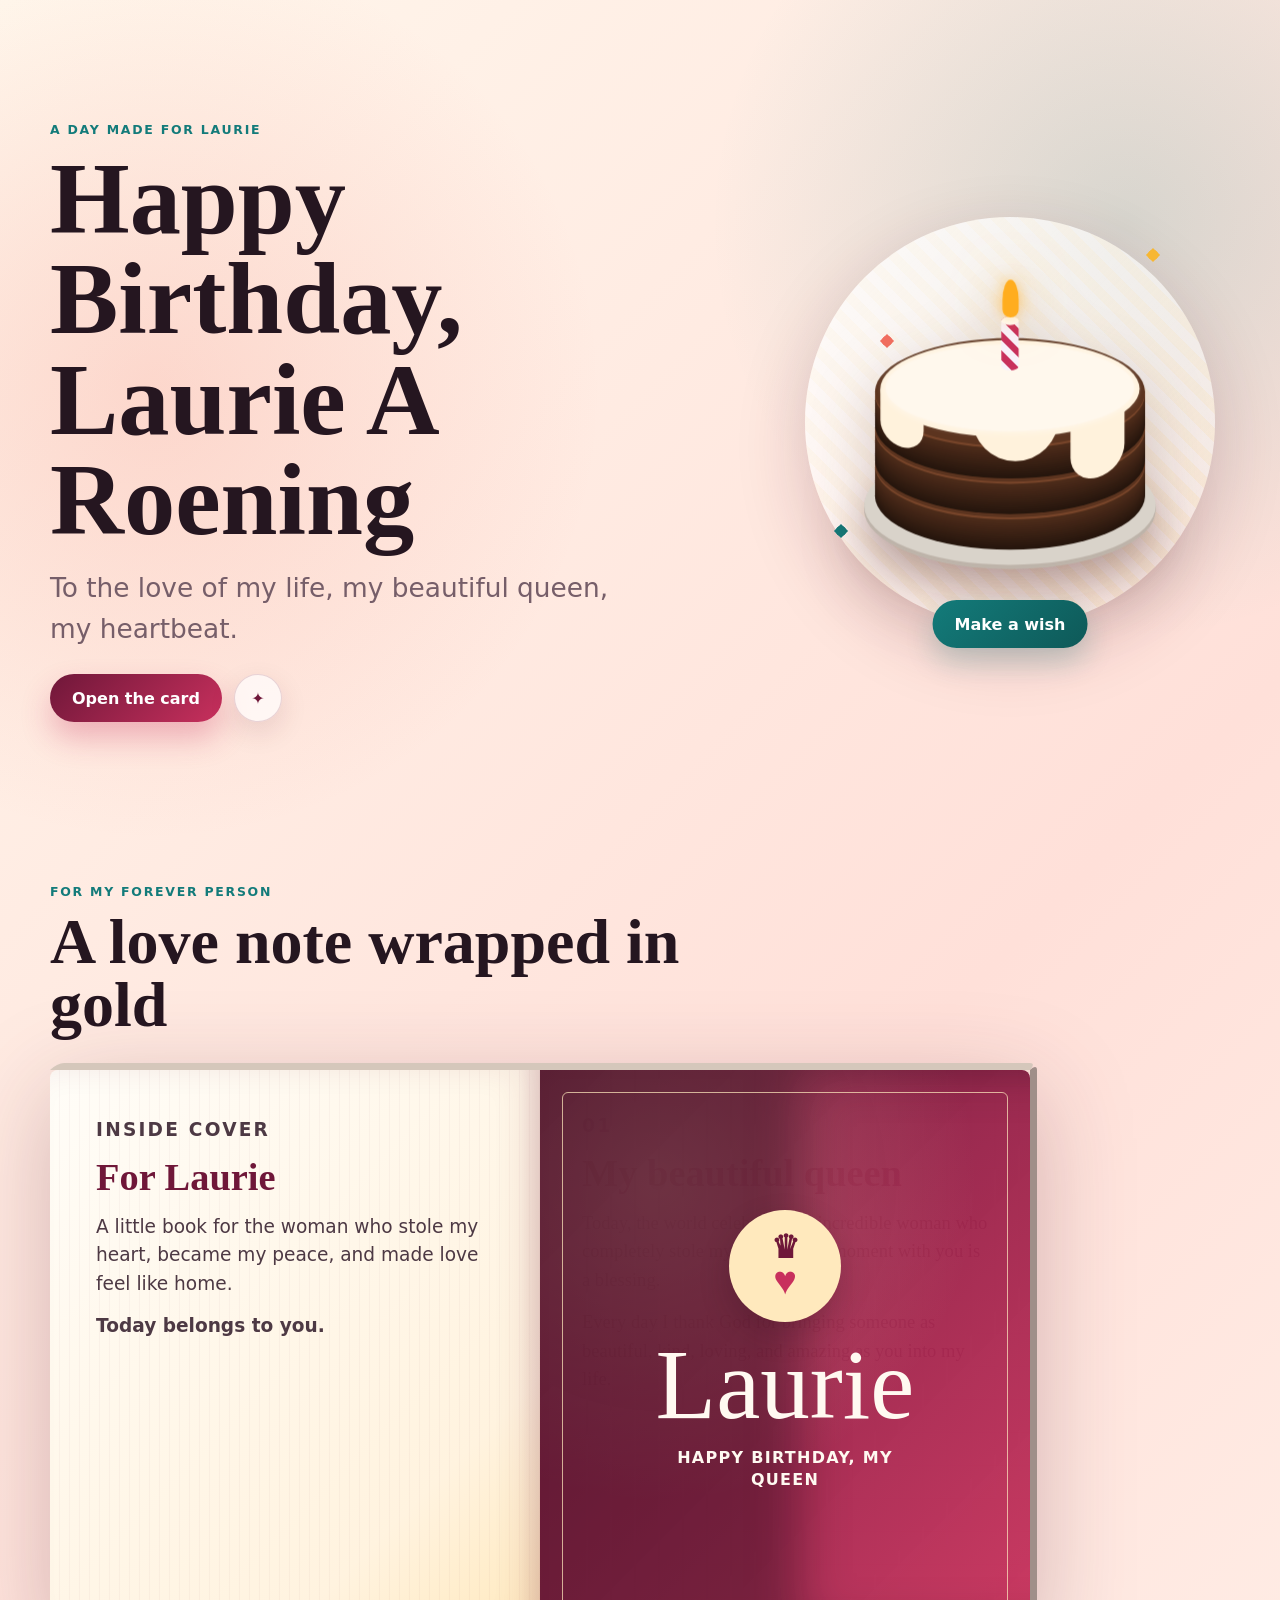
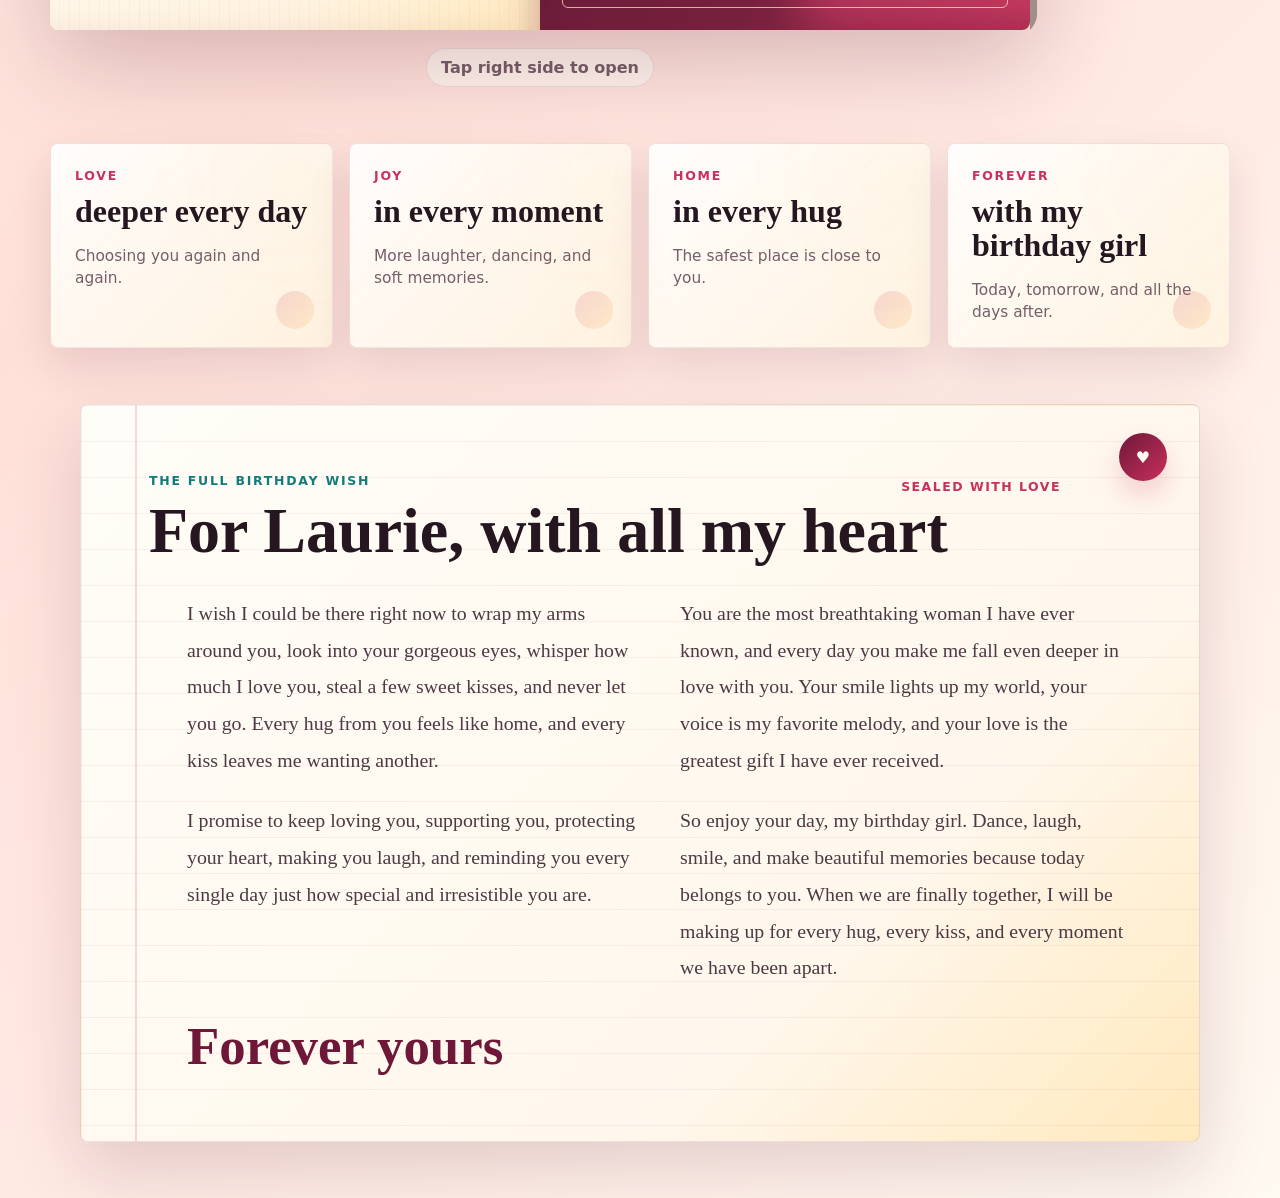
<file: frontend/index.html>
<!DOCTYPE html>
<html lang="en">
  <head>
    <meta charset="UTF-8" />
    <meta name="viewport" content="width=device-width, initial-scale=1.0" />
    <meta
      name="description"
      content="A romantic birthday celebration for Laurie A Roening with a birthday cake, love note, wishes, and an interactive 3D birthday card."
    />
    <meta name="author" content="For Laurie A Roening" />
    <meta name="robots" content="index, follow" />
    <meta name="theme-color" content="#c8305d" />
    <meta name="color-scheme" content="light" />
    <meta property="og:type" content="website" />
    <meta property="og:title" content="Happy Birthday, Laurie A Roening" />
    <meta
      property="og:description"
      content="A beautiful birthday page for Laurie, my queen, my heartbeat, and my forever person."
    />
    <meta property="og:image" content="./birthday-preview.svg" />
    <meta property="og:image:alt" content="A romantic birthday card preview for Laurie A Roening with cake, hearts, and warm colors." />
    <meta property="og:site_name" content="Laurie's Birthday Celebration" />
    <meta name="twitter:card" content="summary_large_image" />
    <meta name="twitter:title" content="Happy Birthday, Laurie A Roening" />
    <meta
      name="twitter:description"
      content="A romantic birthday celebration made with love for Laurie A Roening."
    />
    <meta name="twitter:image" content="./birthday-preview.svg" />
    <link rel="icon" type="image/svg+xml" href="./favicon.svg" />
    <link rel="apple-touch-icon" href="./birthday-preview.svg" />
    <title>Happy Birthday, Laurie A Roening | A Love Note and Birthday Card</title>
    <link rel="stylesheet" href="./style.css" />
  </head>
  <body>
    <canvas class="confetti" id="confetti" aria-hidden="true"></canvas>

    <main class="page-shell">
      <section class="hero" aria-labelledby="birthday-title">
        <div class="hero-copy">
          <p class="eyebrow">A day made for Laurie</p>
          <h1 id="birthday-title">Happy Birthday, Laurie A Roening</h1>
          <p class="lead">
            To the love of my life, my beautiful queen, my heartbeat.
          </p>
          <div class="hero-actions">
            <button class="primary-action" id="openCard" type="button">
              Open the card
            </button>
            <button class="icon-action" id="celebrate" type="button" aria-label="Celebrate again">
              <span aria-hidden="true">✦</span>
            </button>
          </div>
        </div>

        <div class="cake-stage" aria-label="A birthday cake with a glowing candle">
          <div class="sparkle sparkle-one"></div>
          <div class="sparkle sparkle-two"></div>
          <div class="sparkle sparkle-three"></div>
          <div class="cake" id="cake">
            <div class="plate"></div>
            <div class="layer layer-bottom"></div>
            <div class="layer layer-middle"></div>
            <div class="layer layer-top"></div>
            <div class="icing"></div>
            <div class="drip drip1"></div>
            <div class="drip drip2"></div>
            <div class="drip drip3"></div>
            <div class="candle">
              <div class="flame"></div>
            </div>
          </div>
          <button class="blow-button" id="blowCandle" type="button">Make a wish</button>
        </div>
      </section>

      <section class="card-section" aria-labelledby="card-title">
        <div class="section-heading">
          <p class="eyebrow">For my forever person</p>
          <h2 id="card-title">A love note wrapped in gold</h2>
        </div>

        <article class="birthday-card" id="birthdayCard" aria-label="Flipping birthday book for Laurie">
          <div class="book-spread" id="bookSpread">
            <div class="book-half book-left">
              <p class="page-number">Inside cover</p>
              <h3>For Laurie</h3>
              <p>
                A little book for the woman who stole my heart, became my peace,
                and made love feel like home.
              </p>
              <p class="signature">Today belongs to you.</p>
            </div>
            <div class="book-half book-right">
              <p class="page-number">Forever</p>
              <h3>My final wish</h3>
              <p>
                Dance, laugh, smile, and make beautiful memories. When we are
                together, I will make up for every hug, every kiss, and every
                moment we have been apart.
              </p>
              <p class="signature">I love you more than words can express.</p>
            </div>

            <button class="book-flip book-cover" id="cardCover" type="button" aria-label="Open Laurie's birthday book">
              <span class="book-face book-front cover-front">
                <span class="card-bark"></span>
                <span class="cover-art" aria-hidden="true">
                  <span class="cover-crown">♛</span>
                  <span class="cover-heart">♥</span>
                </span>
                <span class="cover-title">Laurie</span>
                <span class="cover-subtitle">Happy Birthday, my queen</span>
              </span>
              <span class="book-face book-back cover-back">
                <span class="page-number">With love</span>
                <strong>Open every page slowly.</strong>
                <span>This birthday wish was made only for you.</span>
              </span>
            </button>

            <div class="book-flip book-sheet sheet-one">
              <section class="book-face book-front note-page">
                <p class="page-number">01</p>
                <h3>My beautiful queen</h3>
                <p>
                  Today, the world celebrates the incredible woman who completely
                  stole my heart. Every moment with you is a blessing.
                </p>
                <p>
                  Every day I thank God for bringing someone as beautiful, kind,
                  loving, and amazing as you into my life.
                </p>
              </section>
              <section class="book-face book-back note-page">
                <p class="page-number">02</p>
                <h3>My safe place</h3>
                <p>
                  You are my peace, my happiness, my safe place, and the reason I
                  smile even on my toughest days.
                </p>
                <p>
                  Just thinking about you makes my heart skip a beat.
                </p>
              </section>
            </div>

            <div class="book-flip book-sheet sheet-two">
              <section class="book-face book-front note-page">
                <p class="page-number">03</p>
                <h3>My birthday prayer</h3>
                <p>
                  I pray your life is filled with endless joy, good health,
                  success, laughter, and every beautiful dream you have wished for.
                </p>
                <p>You deserve the whole world and so much more, Laurie.</p>
              </section>
              <section class="book-face book-back note-page">
                <p class="page-number">04</p>
                <h3>When I see you</h3>
                <p>
                  I wish I could wrap my arms around you, look into your gorgeous
                  eyes, whisper how much I love you, and never let you go.
                </p>
                <p>Every hug from you feels like home.</p>
              </section>
            </div>

            <div class="book-flip book-sheet sheet-three">
              <section class="book-face book-front note-page">
                <p class="page-number">05</p>
                <h3>The gift you are</h3>
                <p>
                  Your smile lights up my world, your voice is my favorite
                  melody, and your love is the greatest gift I have ever received.
                </p>
              </section>
              <section class="book-face book-back note-page">
                <p class="page-number">06</p>
                <h3>My promise</h3>
                <p>
                  I promise to keep loving you, supporting you, protecting your
                  heart, making you laugh, and reminding you how special you are.
                </p>
                <p class="signature">Today, tomorrow, and forever.</p>
              </section>
            </div>
            <button class="book-hit-area book-hit-left" id="prevPage" type="button" aria-label="Turn to the previous page"></button>
            <button class="book-hit-area book-hit-right" id="nextPage" type="button" aria-label="Turn to the next page"></button>
          </div>

          <div class="book-controls" aria-label="Birthday book status">
            <p id="pageStatus" aria-live="polite">Cover</p>
          </div>
        </article>
      </section>

      <section class="promise-band" aria-label="Birthday promises">
        <div class="promise-card">
          <span>Love</span>
          <strong>deeper every day</strong>
          <p>Choosing you again and again.</p>
        </div>
        <div class="promise-card">
          <span>Joy</span>
          <strong>in every moment</strong>
          <p>More laughter, dancing, and soft memories.</p>
        </div>
        <div class="promise-card">
          <span>Home</span>
          <strong>in every hug</strong>
          <p>The safest place is close to you.</p>
        </div>
        <div class="promise-card">
          <span>Forever</span>
          <strong>with my birthday girl</strong>
          <p>Today, tomorrow, and all the days after.</p>
        </div>
      </section>

      <section class="letter" aria-labelledby="letter-title">
        <div class="letter-card">
          <div class="letter-topline">
            <p class="eyebrow">The full birthday wish</p>
            <span>sealed with love</span>
          </div>
          <h2 id="letter-title">For Laurie, with all my heart</h2>
          <div class="letter-grid">
            <p>
              I wish I could be there right now to wrap my arms around you, look
              into your gorgeous eyes, whisper how much I love you, steal a few
              sweet kisses, and never let you go. Every hug from you feels like
              home, and every kiss leaves me wanting another.
            </p>
            <p>
              You are the most breathtaking woman I have ever known, and every day
              you make me fall even deeper in love with you. Your smile lights up
              my world, your voice is my favorite melody, and your love is the
              greatest gift I have ever received.
            </p>
            <p>
              I promise to keep loving you, supporting you, protecting your heart,
              making you laugh, and reminding you every single day just how
              special and irresistible you are.
            </p>
            <p>
              So enjoy your day, my birthday girl. Dance, laugh, smile, and make
              beautiful memories because today belongs to you. When we are finally
              together, I will be making up for every hug, every kiss, and every
              moment we have been apart.
            </p>
          </div>
          <p class="letter-signature">Forever yours</p>
        </div>
      </section>
    </main>

    <script src="./script.js"></script>
  </body>
</html>
</file>
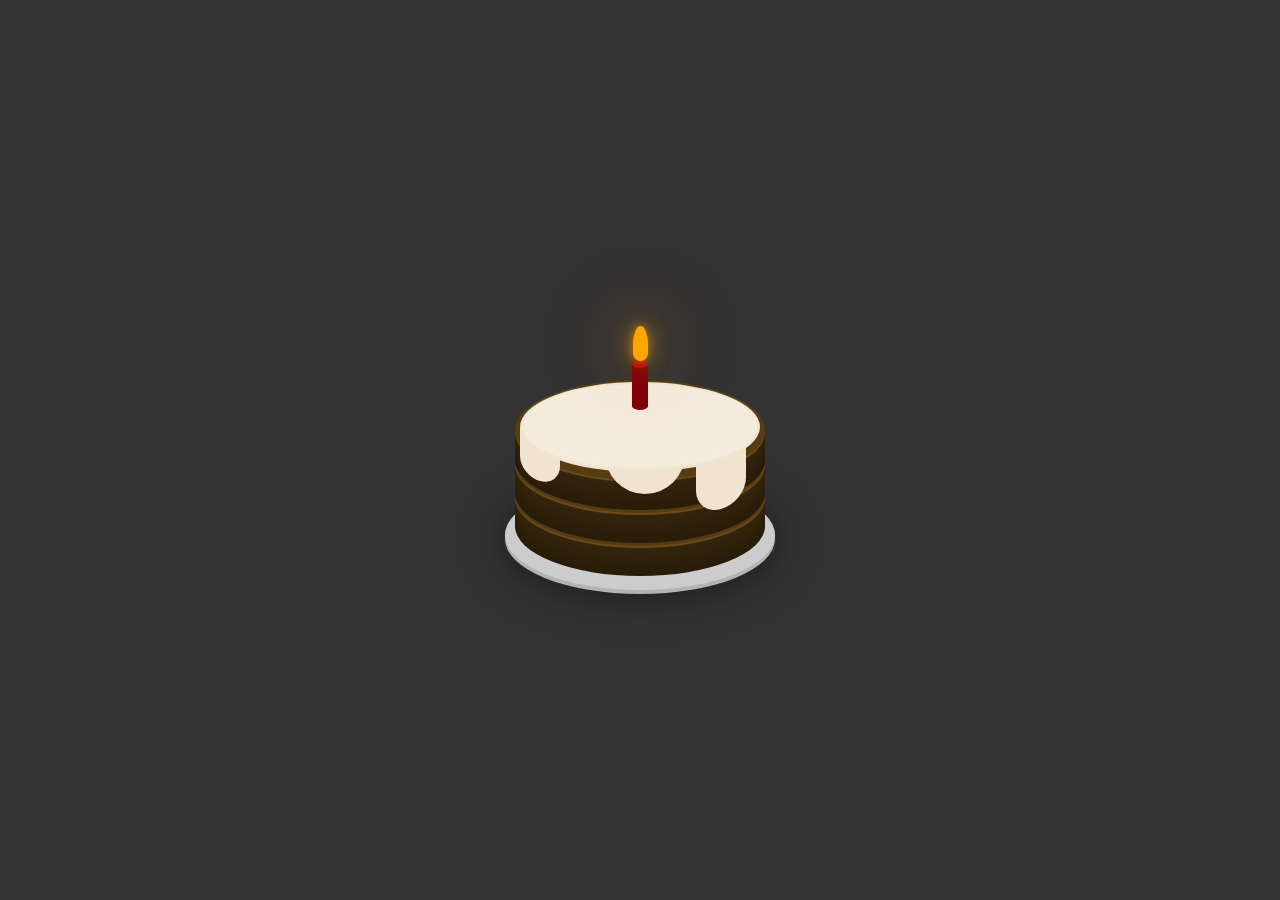
<file: frontend/css-birthday-cake/index.html>
<!DOCTYPE html>
<html lang="en">

  <head>
    <meta charset="UTF-8">
    <title>CSS Birthday Cake</title>
    <meta name="viewport" content="width=device-width, initial-scale=1"><link rel="stylesheet" href="https://public.codepenassets.com/css/normalize-5.0.0.min.css">
<link rel="stylesheet" href="./style.css">
<script src="https://public.codepenassets.com/js/prefixfree-1.0.7.min.js"></script>

  </head>
    
  <body>
  <div class="cake">
    <div class="plate"></div>
    <div class="layer layer-bottom"></div>
    <div class="layer layer-middle"></div>
    <div class="layer layer-top"></div>
    <div class="icing"></div>
    <div class="drip drip1"></div>
    <div class="drip drip2"></div>
    <div class="drip drip3"></div>
    <div class="candle">
        <div class="flame"></div>
    </div>
</div>
    <script src='https://code.jquery.com/jquery-2.2.4.min.js'></script>
<script src='https://s3-us-west-2.amazonaws.com/s.cdpn.io/15979/footer-inject.js'></script>
  </body>
  
</html>
</file>
<file: frontend/style.css>
:root {
  --ink: #251620;
  --muted: #765e69;
  --paper: #fff9f1;
  --cream: #ffe9bd;
  --rose: #c8305d;
  --wine: #6f1739;
  --coral: #f26f61;
  --teal: #137b7a;
  --gold: #f7b733;
  --shadow: 0 24px 70px rgba(79, 20, 43, 0.2);
}

* {
  box-sizing: border-box;
}

html {
  min-height: 100%;
  scroll-behavior: smooth;
}

body {
  min-height: 100%;
  margin: 0;
  color: var(--ink);
  font-family: Inter, ui-sans-serif, system-ui, -apple-system, BlinkMacSystemFont, "Segoe UI", sans-serif;
  background:
    radial-gradient(circle at 12% 14%, rgba(242, 111, 97, 0.2), transparent 28rem),
    radial-gradient(circle at 88% 8%, rgba(19, 123, 122, 0.17), transparent 26rem),
    linear-gradient(135deg, #fff7ec 0%, #ffe0d9 48%, #fff9f1 100%);
}

button {
  font: inherit;
}

.confetti {
  position: fixed;
  inset: 0;
  z-index: 5;
  pointer-events: none;
}

.page-shell {
  width: min(1180px, calc(100% - 32px));
  margin: 0 auto;
}

.hero {
  min-height: 92vh;
  display: grid;
  grid-template-columns: minmax(0, 1fr) minmax(300px, 440px);
  align-items: center;
  gap: clamp(28px, 6vw, 84px);
  padding: 48px 0 32px;
}

.eyebrow {
  margin: 0 0 12px;
  color: var(--teal);
  font-size: 0.78rem;
  font-weight: 800;
  letter-spacing: 0.14em;
  text-transform: uppercase;
}

h1,
h2 {
  margin: 0;
  line-height: 0.98;
  letter-spacing: 0;
}

h1 {
  max-width: 760px;
  font-family: Georgia, "Times New Roman", serif;
  font-size: clamp(3.25rem, 8vw, 7rem);
}

h2 {
  font-family: Georgia, "Times New Roman", serif;
  font-size: clamp(2.25rem, 5vw, 5rem);
}

.lead {
  max-width: 600px;
  margin: 18px 0 0;
  color: var(--muted);
  font-size: clamp(1.15rem, 2.4vw, 1.65rem);
  line-height: 1.55;
}

.hero-actions {
  display: flex;
  align-items: center;
  gap: 12px;
  margin-top: 24px;
}

.primary-action,
.blow-button {
  min-height: 48px;
  border: 0;
  border-radius: 999px;
  padding: 0 22px;
  color: white;
  font-weight: 800;
  background: linear-gradient(135deg, var(--wine), var(--rose));
  box-shadow: 0 16px 30px rgba(200, 48, 93, 0.3);
  cursor: pointer;
}

.icon-action {
  width: 48px;
  height: 48px;
  border: 1px solid rgba(111, 23, 57, 0.16);
  border-radius: 50%;
  color: var(--wine);
  background: rgba(255, 255, 255, 0.68);
  box-shadow: 0 10px 28px rgba(79, 20, 43, 0.12);
  cursor: pointer;
}

.cake-stage {
  position: relative;
  min-height: 520px;
  display: grid;
  place-items: center;
  isolation: isolate;
}

.cake-stage::before {
  content: "";
  position: absolute;
  width: min(86vw, 410px);
  aspect-ratio: 1;
  border-radius: 50%;
  background:
    linear-gradient(135deg, rgba(255, 255, 255, 0.84), rgba(255, 255, 255, 0.32)),
    repeating-linear-gradient(45deg, rgba(247, 183, 51, 0.16) 0 10px, transparent 10px 20px);
  box-shadow: var(--shadow);
  z-index: -1;
}

.sparkle {
  position: absolute;
  width: 10px;
  height: 10px;
  background: var(--gold);
  transform: rotate(45deg);
  animation: twinkle 2.6s ease-in-out infinite;
}

.sparkle::before,
.sparkle::after {
  content: "";
  position: absolute;
  inset: 0;
  border-radius: 50%;
  background: inherit;
}

.sparkle-one {
  top: 88px;
  right: 72px;
}

.sparkle-two {
  bottom: 146px;
  left: 46px;
  background: var(--teal);
  animation-delay: 0.4s;
}

.sparkle-three {
  top: 174px;
  left: 92px;
  background: var(--coral);
  animation-delay: 0.8s;
}

.cake {
  position: relative;
  width: 250px;
  height: 200px;
  filter: drop-shadow(0 24px 30px rgba(81, 35, 19, 0.24));
  transform: translateY(24px) scale(1.08);
}

.cake > * {
  position: absolute;
}

.plate {
  width: 270px;
  height: 110px;
  bottom: -10px;
  left: -10px;
  border-radius: 50%;
  background-color: #d9d3ca;
  box-shadow: 0 2px 0 #beb4aa, 0 4px 0 #beb4aa, 0 18px 34px rgba(73, 27, 23, 0.24);
}

.layer {
  display: block;
  width: 250px;
  height: 100px;
  border-radius: 50%;
  background-color: #5c341f;
  box-shadow:
    0 2px 0 #78452a,
    0 4px 0 #4d2c1a,
    0 6px 0 #4a2a19,
    0 8px 0 #472818,
    0 10px 0 #442617,
    0 12px 0 #412416,
    0 14px 0 #3e2315,
    0 16px 0 #3b2114,
    0 18px 0 #382013,
    0 20px 0 #351e12,
    0 22px 0 #321c11,
    0 24px 0 #2f1b10,
    0 26px 0 #2c190f,
    0 28px 0 #29170e,
    0 30px 0 #26160d;
}

.layer-top {
  top: 0;
}

.layer-middle {
  top: 33px;
}

.layer-bottom {
  top: 66px;
}

.icing {
  top: 2px;
  left: 5px;
  width: 240px;
  height: 90px;
  border-radius: 50%;
  background-color: #fff2dc;
}

.icing::before {
  content: "";
  position: absolute;
  inset: 4px 5px 6px;
  z-index: 1;
  border-radius: 50%;
  background-color: #fff8ed;
  box-shadow: 0 0 8px #fffaf2;
}

.drip {
  display: block;
  width: 50px;
  height: 60px;
  border-bottom-right-radius: 25px;
  border-bottom-left-radius: 25px;
  background-color: #fff2dc;
}

.drip1 {
  top: 53px;
  left: 5px;
  width: 40px;
  height: 48px;
  transform: skewY(15deg);
}

.drip2 {
  top: 69px;
  left: 181px;
  transform: skewY(-15deg);
}

.drip3 {
  top: 54px;
  left: 90px;
  width: 80px;
  border-bottom-right-radius: 40px;
  border-bottom-left-radius: 40px;
}

.candle {
  z-index: 10;
  top: -20px;
  left: 50%;
  width: 16px;
  height: 50px;
  margin-left: -8px;
  border-radius: 8px / 4px;
  background: repeating-linear-gradient(45deg, #f9f2fb 0 7px, #c8305d 7px 13px);
}

.candle::before {
  content: "";
  position: absolute;
  top: 0;
  left: 0;
  width: 16px;
  height: 8px;
  border-radius: 50%;
  background-color: #fff;
}

.flame {
  position: absolute;
  z-index: 10;
  top: -34px;
  left: 50%;
  width: 15px;
  height: 35px;
  margin-left: -7.5px;
  border-radius: 10px 10px 10px 10px / 25px 25px 10px 10px;
  background-color: #ffad1f;
  box-shadow: 0 0 14px rgba(255, 173, 31, 0.58), 0 0 44px rgba(255, 173, 31, 0.5);
  transform-origin: 50% 90%;
  animation: flicker 1s ease-in-out alternate infinite;
}

.cake.wished .flame {
  opacity: 0;
  transform: translateY(8px) scale(0.2);
  transition: opacity 0.4s ease, transform 0.4s ease;
  animation: none;
}

.blow-button {
  position: absolute;
  bottom: 34px;
  left: 50%;
  transform: translateX(-50%);
  background: linear-gradient(135deg, var(--teal), #0e5958);
  box-shadow: 0 14px 28px rgba(19, 123, 122, 0.24);
}

.card-section,
.letter {
  padding: 56px 0;
}

.section-heading {
  max-width: 740px;
  margin-bottom: 34px;
}

.birthday-card {
  width: min(100%, 980px);
  scroll-margin-top: 28px;
}

.book-spread {
  position: relative;
  height: clamp(480px, 56vw, 560px);
  perspective: 2400px;
  transform-style: preserve-3d;
  filter: drop-shadow(0 28px 48px rgba(79, 20, 43, 0.24));
}

.book-spread::before {
  content: "";
  position: absolute;
  top: -7px;
  left: 0;
  width: 100%;
  height: 7px;
  border-radius: 8px 8px 0 0;
  background: #d5c7bb;
  transform: skewX(-45deg);
  transform-origin: bottom;
}

.book-spread::after {
  content: "";
  position: absolute;
  top: 0;
  right: -7px;
  width: 7px;
  height: 100%;
  border-radius: 0 8px 8px 0;
  background: #a08f89;
  transform: skewY(-45deg);
  transform-origin: left;
}

.book-half,
.book-flip {
  position: absolute;
  top: 0;
  width: 50%;
  height: 100%;
  border-radius: 8px;
}

.book-half {
  padding: clamp(26px, 4vw, 46px);
  background:
    repeating-linear-gradient(90deg, transparent 0 9px, rgba(111, 23, 57, 0.035) 9px 10px),
    linear-gradient(135deg, #fffdf8, #fff3df 76%, #ffe9bd);
  box-shadow: inset 0 0 0 1px rgba(111, 23, 57, 0.08);
}

.book-left {
  left: 0;
  border-radius: 8px 0 0 8px;
  box-shadow: inset -20px 0 30px rgba(111, 23, 57, 0.08);
}

.book-right {
  right: 0;
  border-radius: 0 8px 8px 0;
  box-shadow: inset 20px 0 30px rgba(111, 23, 57, 0.08);
}

.book-left::after,
.book-right::before {
  content: "";
  position: absolute;
  top: 0;
  width: 22px;
  height: 100%;
  pointer-events: none;
}

.book-left::after {
  right: 0;
  background: linear-gradient(90deg, transparent, rgba(111, 23, 57, 0.12));
}

.book-right::before {
  left: 0;
  background: linear-gradient(90deg, rgba(111, 23, 57, 0.12), transparent);
}

.book-flip {
  left: 50%;
  z-index: var(--z, 4);
  border: 0;
  padding: 0;
  color: inherit;
  background: transparent;
  transform-origin: left center;
  transform-style: preserve-3d;
  transition: transform 900ms cubic-bezier(0.2, 0.74, 0.2, 1), z-index 0ms linear 450ms;
}

.book-flip.is-flipped {
  transform: rotateY(-180deg);
}

.book-hit-area {
  position: absolute;
  top: 0;
  z-index: 20;
  width: 50%;
  height: 100%;
  border: 0;
  padding: 0;
  background: transparent;
  cursor: pointer;
}

.book-hit-left {
  left: 0;
}

.book-hit-right {
  right: 0;
}

.book-hit-area::after {
  position: absolute;
  top: 50%;
  width: 42px;
  height: 42px;
  display: grid;
  place-items: center;
  border-radius: 50%;
  color: white;
  font-size: 1.8rem;
  font-weight: 800;
  background: rgba(111, 23, 57, 0.72);
  box-shadow: 0 14px 28px rgba(79, 20, 43, 0.22);
  opacity: 0;
  transform: translateY(-50%) scale(0.86);
  transition: opacity 180ms ease, transform 180ms ease;
}

.book-hit-left::after {
  content: "‹";
  left: 18px;
}

.book-hit-right::after {
  content: "›";
  right: 18px;
}

.book-hit-area:hover::after,
.book-hit-area:focus-visible::after {
  opacity: 1;
  transform: translateY(-50%) scale(1);
}

.book-hit-area:disabled {
  cursor: default;
  pointer-events: none;
}

.book-face {
  position: absolute;
  inset: 0;
  overflow: hidden;
  backface-visibility: hidden;
  border-radius: 0 8px 8px 0;
}

.book-back {
  border-radius: 8px 0 0 8px;
  transform: rotateY(180deg);
}

.cover-front {
  display: grid;
  place-items: center;
  align-content: center;
  gap: 18px;
  color: #fff9f1;
  background:
    radial-gradient(circle at 24% 20%, rgba(255, 233, 189, 0.22), transparent 20rem),
    linear-gradient(135deg, rgba(111, 23, 57, 0.98), rgba(200, 48, 93, 0.95)),
    repeating-linear-gradient(90deg, transparent 0 22px, rgba(255, 255, 255, 0.08) 22px 24px);
  box-shadow: inset 260px 0 48px rgba(39, 9, 23, 0.42);
}

.cover-front::before {
  content: "";
  position: absolute;
  inset: 22px;
  border: 1px solid rgba(255, 233, 189, 0.72);
  border-radius: 6px;
}

.card-bark {
  position: absolute;
  inset: 0;
  opacity: 0;
  background: rgba(224, 225, 220, 0.24);
  transition: opacity 650ms ease, box-shadow 650ms ease;
}

.book-cover:hover .card-bark,
.book-cover.is-flipped .card-bark {
  opacity: 1;
  box-shadow: 260px 190px 90px rgba(40, 8, 23, 0.35) inset;
}

.cover-back {
  display: grid;
  align-content: center;
  gap: 14px;
  padding: clamp(24px, 4vw, 42px);
  color: var(--wine);
  background:
    linear-gradient(90deg, rgba(111, 23, 57, 0.13), transparent 18%),
    linear-gradient(135deg, #fffdf8, #fff1dc);
  font-family: Georgia, "Times New Roman", serif;
  font-size: clamp(1.05rem, 1.8vw, 1.35rem);
}

.cover-back strong {
  font-size: clamp(1.8rem, 4vw, 3rem);
  line-height: 1;
}

.cover-art {
  position: relative;
  width: 112px;
  height: 112px;
  display: grid;
  place-items: center;
  border-radius: 50%;
  color: var(--wine);
  font-family: Georgia, "Times New Roman", serif;
  font-size: 2rem;
  font-weight: 700;
  background: var(--cream);
  box-shadow: 0 12px 30px rgba(40, 8, 23, 0.22);
}

.cover-crown {
  position: absolute;
  top: 18px;
  font-size: 2rem;
}

.cover-heart {
  position: absolute;
  bottom: 18px;
  color: var(--rose);
  font-size: 2.5rem;
}

.cover-title {
  font-family: Georgia, "Times New Roman", serif;
  font-size: clamp(3rem, 8vw, 6.2rem);
  line-height: 0.9;
}

.cover-subtitle {
  width: min(280px, 80%);
  text-align: center;
  font-weight: 800;
  letter-spacing: 0.08em;
  line-height: 1.35;
  text-transform: uppercase;
}

.sheet-one {
  --z: 3;
}

.sheet-two {
  --z: 2;
}

.sheet-three {
  --z: 1;
}

.note-page {
  padding: clamp(22px, 3.4vw, 42px);
  background:
    repeating-linear-gradient(0deg, transparent 0 32px, rgba(111, 23, 57, 0.055) 32px 33px),
    linear-gradient(135deg, #fffdf8, #fff3df 78%, #ffe9bd);
  box-shadow: inset 0 0 0 1px rgba(111, 23, 57, 0.08);
  font-family: Georgia, "Times New Roman", serif;
}

.page-number {
  margin: 0 0 12px;
  color: var(--teal);
  font: 800 0.72rem/1 Inter, ui-sans-serif, system-ui, sans-serif;
  letter-spacing: 0.12em;
  text-transform: uppercase;
}

.book-half h3,
.note-page h3 {
  margin: 0 0 16px;
  color: var(--wine);
  font-family: Georgia, "Times New Roman", serif;
  font-size: clamp(1.55rem, 3vw, 2.55rem);
  line-height: 1;
}

.book-half p,
.note-page p {
  margin: 0 0 13px;
  color: #4d3944;
  font-size: clamp(0.98rem, 1.55vw, 1.16rem);
  line-height: 1.55;
}

.signature {
  color: var(--wine);
  font-weight: 700;
}

.book-controls {
  width: min(100%, 980px);
  display: flex;
  align-items: center;
  justify-content: center;
  margin-top: 18px;
}

#pageStatus {
  min-width: 112px;
  margin: 0;
  border: 1px solid rgba(111, 23, 57, 0.1);
  border-radius: 999px;
  padding: 9px 14px;
  color: var(--muted);
  background: rgba(255, 249, 241, 0.78);
  font-weight: 800;
  text-align: center;
}

.promise-band {
  display: grid;
  grid-template-columns: repeat(4, 1fr);
  gap: 16px;
  overflow: visible;
  border-radius: 0;
  background: transparent;
  box-shadow: none;
  perspective: 1400px;
}

.promise-card {
  position: relative;
  min-height: 174px;
  padding: 24px;
  border: 1px solid rgba(111, 23, 57, 0.1);
  border-radius: 8px;
  background:
    linear-gradient(135deg, rgba(255, 255, 255, 0.9), rgba(255, 243, 223, 0.86)),
    radial-gradient(circle at 84% 16%, rgba(247, 183, 51, 0.18), transparent 9rem);
  box-shadow: 0 18px 42px rgba(79, 20, 43, 0.12);
  transform: translateY(0) rotateX(0);
  transition: transform 220ms ease, box-shadow 220ms ease, border-color 220ms ease;
}

.promise-card::after {
  content: "";
  position: absolute;
  right: 18px;
  bottom: 18px;
  width: 38px;
  height: 38px;
  border-radius: 50%;
  background: linear-gradient(135deg, var(--rose), var(--gold));
  opacity: 0.16;
}

.promise-card:hover {
  border-color: rgba(200, 48, 93, 0.28);
  box-shadow: 0 26px 56px rgba(79, 20, 43, 0.2);
  transform: translateY(-8px) rotateX(3deg);
}

.promise-band span {
  display: block;
  color: var(--rose);
  font-size: 0.78rem;
  font-weight: 900;
  letter-spacing: 0.14em;
  text-transform: uppercase;
}

.promise-band strong {
  display: block;
  margin-top: 12px;
  font-family: Georgia, "Times New Roman", serif;
  font-size: clamp(1.35rem, 2.5vw, 2.15rem);
  line-height: 1.05;
}

.promise-band p {
  margin: 16px 0 0;
  color: var(--muted);
  font-size: 0.96rem;
  line-height: 1.45;
}

.letter {
  max-width: 1120px;
  margin: 0 auto;
}

.letter-card {
  position: relative;
  padding: clamp(30px, 6vw, 68px);
  border: 1px solid rgba(111, 23, 57, 0.12);
  border-radius: 8px;
  background:
    linear-gradient(90deg, rgba(111, 23, 57, 0.05) 0 1px, transparent 1px 100%),
    repeating-linear-gradient(0deg, transparent 0 35px, rgba(111, 23, 57, 0.055) 35px 36px),
    linear-gradient(135deg, #fffdf8, #fff7ec 70%, #ffe9bd);
  background-size: 100% 100%, 100% 36px, 100% 100%;
  box-shadow: 0 28px 70px rgba(79, 20, 43, 0.16);
}

.letter-card::before {
  content: "";
  position: absolute;
  top: 0;
  left: clamp(24px, 5vw, 54px);
  width: 2px;
  height: 100%;
  background: rgba(200, 48, 93, 0.18);
}

.letter-card::after {
  content: "♥";
  position: absolute;
  top: 28px;
  right: 32px;
  width: 48px;
  height: 48px;
  display: grid;
  place-items: center;
  border-radius: 50%;
  color: #fff9f1;
  background: linear-gradient(135deg, var(--wine), var(--rose));
  box-shadow: 0 14px 28px rgba(200, 48, 93, 0.22);
}

.letter-topline {
  display: flex;
  align-items: center;
  justify-content: space-between;
  gap: 18px;
  padding-right: 70px;
}

.letter-topline span {
  color: var(--rose);
  font-size: 0.78rem;
  font-weight: 900;
  letter-spacing: 0.12em;
  text-transform: uppercase;
}

.letter-grid {
  display: grid;
  grid-template-columns: repeat(2, minmax(0, 1fr));
  gap: 24px 42px;
  margin-top: 32px;
  padding-left: clamp(18px, 4vw, 38px);
}

.letter-grid p {
  margin: 0;
  color: #4d3944;
  font-family: Georgia, "Times New Roman", serif;
  font-size: clamp(1.05rem, 1.8vw, 1.24rem);
  line-height: 1.85;
}

.letter-signature {
  margin: 34px 0 0;
  padding-left: clamp(18px, 4vw, 38px);
  color: var(--wine);
  font-family: Georgia, "Times New Roman", serif;
  font-size: clamp(1.8rem, 5vw, 3.3rem);
  font-weight: 700;
  line-height: 1;
}

@keyframes flicker {
  0% {
    transform: skewX(5deg);
  }

  50% {
    transform: skewX(-9deg) scaleY(1.06);
  }

  100% {
    transform: skewX(6deg);
  }
}

@keyframes twinkle {
  0%,
  100% {
    opacity: 0.45;
    transform: rotate(45deg) scale(0.8);
  }

  50% {
    opacity: 1;
    transform: rotate(45deg) scale(1.45);
  }
}

@media (max-width: 860px) {
  .hero {
    min-height: auto;
    grid-template-columns: 1fr;
    padding-top: 32px;
  }

  .cake-stage {
    min-height: 430px;
  }

  .promise-band,
  .letter-grid {
    grid-template-columns: 1fr;
  }

  .promise-band {
    gap: 14px;
  }

  .book-spread {
    height: min(640px, 142vw);
    perspective: 1700px;
  }

  .book-half,
  .book-flip {
    width: 100%;
  }

  .book-left {
    display: none;
  }

  .book-right,
  .book-flip {
    left: 0;
    right: auto;
  }

  .book-half,
  .book-face,
  .book-back {
    border-radius: 8px;
  }

  .book-half::before,
  .book-half::after {
    display: none;
  }

  .cover-front {
    box-shadow: inset 180px 0 46px rgba(39, 9, 23, 0.34);
  }

  .book-hit-area {
    width: 50%;
  }

  .book-hit-area::after {
    opacity: 0.86;
    transform: translateY(-50%) scale(0.9);
  }

  .letter-topline {
    display: block;
    padding-right: 58px;
  }

  .letter-topline span {
    display: block;
    margin-top: 8px;
  }
}

@media (max-width: 520px) {
  .page-shell {
    width: min(100% - 20px, 1180px);
  }

  .hero {
    gap: 8px;
    padding-top: 24px;
    padding-bottom: 20px;
  }

  h1 {
    font-size: clamp(2.8rem, 14vw, 4.2rem);
  }

  .cake {
    transform: translateY(0) scale(0.62);
  }

  .cake-stage {
    min-height: 270px;
  }

  .cake-stage::before {
    width: min(82vw, 280px);
  }

  .blow-button {
    bottom: 12px;
  }

  .card-section,
  .letter {
    padding: 42px 0;
  }

  .section-heading {
    margin-bottom: 22px;
  }

  .book-spread {
    height: min(600px, 136vw);
  }

  .cover-art {
    width: 88px;
    height: 88px;
  }

  .cover-title {
    font-size: clamp(3.4rem, 18vw, 4.8rem);
  }

  .cover-subtitle {
    width: min(240px, 80vw);
    text-align: center;
    line-height: 1.35;
  }

  .note-page {
    padding: 22px 18px 18px;
  }

  .note-page p {
    font-size: 0.97rem;
    line-height: 1.48;
  }

  .book-half h3,
  .note-page h3 {
    font-size: clamp(1.55rem, 8vw, 2.2rem);
  }

  #pageStatus {
    min-width: 76px;
    font-size: 0.9rem;
  }

  .promise-card {
    min-height: 152px;
    padding: 22px;
  }

  .letter-card {
    padding: 28px 20px 32px;
  }

  .letter-card::before {
    left: 14px;
  }

  .letter-card::after {
    top: 22px;
    right: 20px;
    width: 42px;
    height: 42px;
  }

  .letter-grid,
  .letter-signature {
    padding-left: 16px;
  }
}
</file>
<file: frontend/css-birthday-cake/style.css>
@import url(//fonts.googleapis.com/css?family=Quicksand:400,700);
a, abbr, acronym, address, applet, article, aside, audio, b, big, blockquote, body, canvas, caption, center, cite, code, dd, del, details, dfn, div, dl, dt, em, embed, fieldset, figcaption, figure, footer, form, h1, h2, h3, h4, h5, h6, header, hgroup, html, i, iframe, img, ins, kbd, label, legend, li, mark, menu, nav, object, ol, output, p, pre, q, ruby, s, samp, section, small, span, strike, strong, sub, summary, sup, table, tbody, td, tfoot, th, thead, time, tr, tt, u, ul, var, video {
  margin: 0;
  padding: 0;
  border: 0;
  font-size: 100%;
  font-weight: inherit;
  font-style: inherit;
  font-family: inherit;
  vertical-align: baseline;
}

body {
  line-height: 1;
}

ol, ul {
  list-style: none;
}

blockquote, q {
  quotes: none;
}

blockquote:after, blockquote:before, q:after, q:before {
  content: "";
  content: none;
}

table {
  border-collapse: collapse;
  border-spacing: 0;
}

:focus {
  outline: 0;
}

html {
  -webkit-text-size-adjust: 100%;
  -ms-text-size-adjust: 100%;
}

article, aside, details, figcaption, figure, footer, header, hgroup, main, menu, nav, section {
  display: block;
}

audio, canvas, picture, progress, video {
  display: inline-block;
}

template {
  display: none;
}

input[type=search]::-webkit-search-cancel-button, input[type=search]::-webkit-search-decoration, input[type=search]::-webkit-search-results-button, input[type=search]::-webkit-search-results-decoration {
  -webkit-appearance: none;
}

input[type=search] {
  -webkit-appearance: none;
  -webkit-box-sizing: content-box;
  -moz-box-sizing: content-box;
  box-sizing: content-box;
}

textarea {
  overflow: auto;
  vertical-align: top;
  resize: vertical;
}

::-moz-focus-inner {
  border: 0;
  padding: 0;
}

body {
  background-color: #333;
  font-family: "Quicksand", sans-serif;
}

.hidden {
  display: none;
}

.u-isVisuallyHidden {
  width: 1px;
  height: 1px;
  padding: 0;
  margin: -1px;
  border: 0;
  position: absolute;
  clip: rect(0 0 0 0);
  overflow: hidden;
}

.footer {
  position: fixed;
  right: 0;
  bottom: 0;
  left: 0;
}

.withanes {
  display: block;
  position: absolute;
  right: 5px;
  bottom: 5px;
  width: 24px;
  height: 32px;
}
.withanes:after {
  content: "";
  position: absolute;
  top: -2px;
  left: -2px;
  width: 2px;
  height: 2px;
  box-shadow: 8px 2px #795f41, 10px 2px #795f41, 12px 2px #795f41, 14px 2px #795f41, 16px 2px #795f41, 18px 2px #795f41, 6px 4px #795f41, 8px 4px #795f41, 10px 4px #795f41, 12px 4px #795f41, 14px 4px #795f41, 16px 4px #795f41, 18px 4px #795f41, 20px 4px #795f41, 4px 6px #795f41, 6px 6px #795f41, 8px 6px #e9d8bc, 10px 6px #795f41, 12px 6px #795f41, 14px 6px #795f41, 16px 6px #795f41, 18px 6px #cbb490, 20px 6px #795f41, 22px 6px #795f41, 4px 8px #795f41, 6px 8px #e9d8bc, 8px 8px #e0c9a4, 10px 8px #e0c9a4, 12px 8px #e0c9a4, 14px 8px #e0c9a4, 16px 8px #e0c9a4, 18px 8px #cbb490, 20px 8px #cbb490, 22px 8px #795f41, 2px 10px #7e6f5d, 4px 10px #e9d8bc, 6px 10px #e0c9a4, 8px 10px #e0c9a4, 10px 10px #e0c9a4, 12px 10px #e0c9a4, 14px 10px #e0c9a4, 16px 10px #e0c9a4, 18px 10px #e0c9a4, 20px 10px #cbb490, 22px 10px #cbb490, 24px 10px #7e6f5d, 2px 12px #7e6f5d, 4px 12px #e9d8bc, 6px 12px #e0c9a4, 8px 12px #e0c9a4, 10px 12px #e0c9a4, 12px 12px #e0c9a4, 14px 12px #e0c9a4, 16px 12px #e0c9a4, 18px 12px #e0c9a4, 20px 12px #e0c9a4, 22px 12px #cbb490, 24px 12px #7e6f5d, 2px 14px #7e6f5d, 4px 14px #e9d8bc, 6px 14px #e0c9a4, 8px 14px #cbb490, 10px 14px #cbb490, 12px 14px #e0c9a4, 14px 14px #e0c9a4, 16px 14px #cbb490, 18px 14px #cbb490, 20px 14px #e0c9a4, 22px 14px #cbb490, 24px 14px #7e6f5d, 2px 16px #b6a281, 4px 16px #e9d8bc, 6px 16px #e0c9a4, 8px 16px #000000, 10px 16px #000000, 12px 16px #e9d8bc, 14px 16px #e0c9a4, 16px 16px #000000, 18px 16px #000000, 20px 16px #e0c9a4, 22px 16px #cbb490, 24px 16px #b6a281, 2px 18px #cbb490, 4px 18px #e9d8bc, 6px 18px #e0c9a4, 8px 18px #e0c9a4, 10px 18px #e0c9a4, 12px 18px #e9d8bc, 14px 18px #e0c9a4, 16px 18px #e0c9a4, 18px 18px #e0c9a4, 20px 18px #e0c9a4, 22px 18px #cbb490, 24px 18px #cbb490, 4px 20px #795f41, 6px 20px #e0c9a4, 8px 20px #e0c9a4, 10px 20px #e0c9a4, 12px 20px #e9d8bc, 14px 20px #e0c9a4, 16px 20px #e0c9a4, 18px 20px #e0c9a4, 20px 20px #e0c9a4, 22px 20px #795f41, 4px 22px #795f41, 6px 22px #e0c9a4, 8px 22px #e0c9a4, 10px 22px #e0c9a4, 12px 22px #cbb490, 14px 22px #cbb490, 16px 22px #e0c9a4, 18px 22px #e0c9a4, 20px 22px #cbb490, 22px 22px #795f41, 4px 24px #795f41, 6px 24px #795f41, 8px 24px #795f41, 10px 24px #795f41, 12px 24px #795f41, 14px 24px #795f41, 16px 24px #795f41, 18px 24px #795f41, 20px 24px #795f41, 22px 24px #795f41, 6px 26px #795f41, 8px 26px #795f41, 10px 26px #e0c9a4, 12px 26px #e0c9a4, 14px 26px #e0c9a4, 16px 26px #b6a281, 18px 26px #795f41, 20px 26px #795f41, 8px 28px #7e6f5d, 10px 28px #e0c9a4, 12px 28px #7e6f5d, 14px 28px #7e6f5d, 16px 28px #b6a281, 18px 28px #7e6f5d, 8px 30px #7e6f5d, 10px 30px #795f41, 12px 30px #7e6f5d, 14px 30px #7e6f5d, 16px 30px #795f41, 18px 30px #7e6f5d, 10px 32px #7e6f5d, 12px 32px #7e6f5d, 14px 32px #7e6f5d, 16px 32px #7e6f5d;
}

.withanes-name {
  box-sizing: border-box;
  position: absolute;
  bottom: 4px;
  right: 16px;
  padding: 5px 7px;
  /*     width: 0; */
  text-align: center;
  font-size: 12px;
  font-weight: 700;
  background-color: white;
  opacity: 0;
  transform: translateX(0);
  color: black;
  white-space: nowrap;
  overflow: hidden;
  transition: opacity 250ms ease-in-out, width 0 linear 250ms, transform 250ms cubic-bezier(0.68, -0.55, 0.265, 1.55);
}
.withanes-name:after {
  width: 0;
  height: 0;
  content: "";
  position: absolute;
  z-index: 2;
  border-top: 5px solid transparent;
  border-bottom: 5px solid transparent;
  border-left: 8px solid white;
  position: absolute;
  top: calc(50% - 5px);
  right: -6px;
}

.withanes:hover .withanes-name {
  /*     width: 120px; */
  overflow: visible;
  opacity: 1;
  transform: translateX(-20px) rotate(0deg);
  box-shadow: 0 0 16px rgba(0, 0, 0, 0.33);
  transition: opacity 125ms ease-in-out 100ms, transform 250ms cubic-bezier(0.68, -0.55, 0.265, 1.55);
}

.withanes:hover:before {
  content: "";
  position: absolute;
  top: 0;
  right: 0;
  bottom: 0;
  left: -20px;
}

.withanes-name > .heart {
  margin: 0 3px;
  position: relative;
  display: inline-block;
  width: 6px;
  height: 6px;
  background-color: #D13E35;
  transform: rotate(45deg);
}
.withanes-name > .heart:before, .withanes-name > .heart:after {
  content: "";
  position: absolute;
  display: inline-block;
  width: 6px;
  height: 6px;
  top: 0;
  left: 0;
  background-color: #D13E35;
  border-radius: 50%;
}
.withanes-name > .heart:before {
  left: -3px;
}
.withanes-name > .heart:after {
  top: -3px;
}

.grid {
  display: block;
  /* IE9 fallback for Flex */
  display: flex;
  /* Using Flex for equal height containers */
  flex-wrap: wrap;
  /* Children need to wrap */
  margin-top: -20px;
  margin-left: -20px;
  align-items: stretch;
  /* For equal height */
  font-size: 0;
  /* Horiontal gap fix for inline-block fallback */
}

.grid + .grid {
  margin-top: 0;
  /* reset margin on stacked grids */
}

.grid-col {
  box-sizing: border-box;
  /* Using box-sizing so padding doesn't affect width */
  display: inline-block;
  /* IE9 fallback */
  width: 100%;
  padding-top: 20px;
  padding-left: 20px;
  vertical-align: top;
  font-size: 16px;
  /* Resetting font-size for horizontal gap fix */
}

.grid-col_1of12 {
  width: 8.3333333333%;
}

.grid-col_2of12 {
  width: 16.6666666667%;
}

.grid-col_3of12 {
  width: 25%;
}

.grid-col_4of12 {
  width: 33.3333333333%;
}

.grid-col_5of12 {
  width: 41.6666666667%;
}

.grid-col_6of12 {
  width: 50%;
}

.grid-col_7of12 {
  width: 58.3333333333%;
}

.grid-col_8of12 {
  width: 66.6666666667%;
}

.grid-col_9of12 {
  width: 75%;
}

.grid-col_10of12 {
  width: 83.3333333333%;
}

.grid-col_11of12 {
  width: 91.6666666667%;
}

.grid-col_12of12 {
  width: 100%;
}

@media (min-width: 768px) {
  .grid-col_1of12SM {
    width: 8.3333333333%;
  }

  .grid-col_2of12SM {
    width: 16.6666666667%;
  }

  .grid-col_3of12SM {
    width: 25%;
  }

  .grid-col_4of12SM {
    width: 33.3333333333%;
  }

  .grid-col_5of12SM {
    width: 41.6666666667%;
  }

  .grid-col_6of12SM {
    width: 50%;
  }

  .grid-col_7of12SM {
    width: 58.3333333333%;
  }

  .grid-col_8of12SM {
    width: 66.6666666667%;
  }

  .grid-col_9of12SM {
    width: 75%;
  }

  .grid-col_10of12SM {
    width: 83.3333333333%;
  }

  .grid-col_11of12SM {
    width: 91.6666666667%;
  }

  .grid-col_12of12SM {
    width: 100%;
  }
}
@media (min-width: 960px) {
  .grid-col_1of12MD {
    width: 8.3333333333%;
  }

  .grid-col_2of12MD {
    width: 16.6666666667%;
  }

  .grid-col_3of12MD {
    width: 25%;
  }

  .grid-col_4of12MD {
    width: 33.3333333333%;
  }

  .grid-col_5of12MD {
    width: 41.6666666667%;
  }

  .grid-col_6of12MD {
    width: 50%;
  }

  .grid-col_7of12MD {
    width: 58.3333333333%;
  }

  .grid-col_8of12MD {
    width: 66.6666666667%;
  }

  .grid-col_9of12MD {
    width: 75%;
  }

  .grid-col_10of12MD {
    width: 83.3333333333%;
  }

  .grid-col_11of12MD {
    width: 91.6666666667%;
  }

  .grid-col_12of12MD {
    width: 100%;
  }
}
.blocks {
  margin: -30px 0 0 -30px;
  /* offset blocks horizontal and vertical spacing - must match padding of blocks items */
  font-size: 0;
  /* remove inline block whitespace */
}

.blocks > * {
  box-sizing: border-box;
  display: inline-block;
  padding: 30px 0 0 30px;
  /* space blocks horizontally and vertically - offset is handled by .blocks */
  font-size: 16px;
  /* return the font size */
}

.blocks_2up > * {
  width: 50%;
}

.blocks_3up > * {
  width: 33.33333%;
}

.blocks_4up > * {
  width: 25%;
}

.u-srOnly {
  width: 1px;
  height: 1px;
  padding: 0;
  margin: -1px;
  border: 0;
  position: absolute;
  clip: rect(0 0 0 0);
  overflow: hidden;
}

body {
  background-color: #333;
}

.cake {
  position: absolute;
  width: 250px;
  height: 200px;
  top: 50%;
  left: 50%;
  margin-top: -70px;
  margin-left: -125px;
}

.plate {
  width: 270px;
  height: 110px;
  position: absolute;
  bottom: -10px;
  left: -10px;
  background-color: #ccc;
  border-radius: 50%;
  box-shadow: 0 2px 0 #b3b3b3, 0 4px 0 #b3b3b3, 0 5px 40px rgba(0, 0, 0, 0.5);
}

.cake > * {
  position: absolute;
}

.layer {
  position: absolute;
  display: block;
  width: 250px;
  height: 100px;
  border-radius: 50%;
  background-color: #553c13;
  box-shadow: 0 2px 0px #6a4b18, 0 4px 0px #33240b, 0 6px 0px #32230b, 0 8px 0px #31230b, 0 10px 0px #30220b, 0 12px 0px #2f220b, 0 14px 0px #2f210a, 0 16px 0px #2e200a, 0 18px 0px #2d200a, 0 20px 0px #2c1f0a, 0 22px 0px #2b1f0a, 0 24px 0px #2a1e09, 0 26px 0px #2a1d09, 0 28px 0px #291d09, 0 30px 0px #281c09;
}

.layer-top {
  top: 0px;
}

.layer-middle {
  top: 33px;
}

.layer-bottom {
  top: 66px;
}

.icing {
  top: 2px;
  left: 5px;
  background-color: #f0e4d0;
  width: 240px;
  height: 90px;
  border-radius: 50%;
}
.icing:before {
  content: "";
  position: absolute;
  top: 4px;
  right: 5px;
  bottom: 6px;
  left: 5px;
  background-color: #f4ebdc;
  box-shadow: 0 0 4px #f6efe3, 0 0 4px #f6efe3, 0 0 4px #f6efe3;
  border-radius: 50%;
  z-index: 1;
}

.drip {
  display: block;
  width: 50px;
  height: 60px;
  border-bottom-left-radius: 25px;
  border-bottom-right-radius: 25px;
  background-color: #f0e4d0;
}

.drip1 {
  top: 53px;
  left: 5px;
  transform: skewY(15deg);
  height: 48px;
  width: 40px;
}

.drip2 {
  top: 69px;
  left: 181px;
  transform: skewY(-15deg);
}

.drip3 {
  top: 54px;
  left: 90px;
  width: 80px;
  border-bottom-left-radius: 40px;
  border-bottom-right-radius: 40px;
}

.candle {
  background-color: #7B020B;
  width: 16px;
  height: 50px;
  border-radius: 8px/4px;
  top: -20px;
  left: 50%;
  margin-left: -8px;
  z-index: 10;
}
.candle:before {
  content: "";
  position: absolute;
  top: 0;
  left: 0;
  width: 16px;
  height: 8px;
  border-radius: 50%;
  background-color: #ad030f;
}

.flame {
  position: absolute;
  background-color: orange;
  width: 15px;
  height: 35px;
  border-radius: 10px 10px 10px 10px/25px 25px 10px 10px;
  top: -34px;
  left: 50%;
  margin-left: -7.5px;
  z-index: 10;
  box-shadow: 0 0 10px rgba(255, 165, 0, 0.5), 0 0 20px rgba(255, 165, 0, 0.5), 0 0 60px rgba(255, 165, 0, 0.5), 0 0 80px rgba(255, 165, 0, 0.5);
  transform-origin: 50% 90%;
  animation: flicker 1s ease-in-out alternate infinite;
}

@keyframes flicker {
  0% {
    transform: skewX(5deg);
    box-shadow: 0 0 10px rgba(255, 165, 0, 0.2), 0 0 20px rgba(255, 165, 0, 0.2), 0 0 60px rgba(255, 165, 0, 0.2), 0 0 80px rgba(255, 165, 0, 0.2);
  }
  25% {
    transform: skewX(-5deg);
    box-shadow: 0 0 10px rgba(255, 165, 0, 0.5), 0 0 20px rgba(255, 165, 0, 0.5), 0 0 60px rgba(255, 165, 0, 0.5), 0 0 80px rgba(255, 165, 0, 0.5);
  }
  50% {
    transform: skewX(10deg);
    box-shadow: 0 0 10px rgba(255, 165, 0, 0.3), 0 0 20px rgba(255, 165, 0, 0.3), 0 0 60px rgba(255, 165, 0, 0.3), 0 0 80px rgba(255, 165, 0, 0.3);
  }
  75% {
    transform: skewX(-10deg);
    box-shadow: 0 0 10px rgba(255, 165, 0, 0.4), 0 0 20px rgba(255, 165, 0, 0.4), 0 0 60px rgba(255, 165, 0, 0.4), 0 0 80px rgba(255, 165, 0, 0.4);
  }
  100% {
    transform: skewX(5deg);
    box-shadow: 0 0 10px rgba(255, 165, 0, 0.5), 0 0 20px rgba(255, 165, 0, 0.5), 0 0 60px rgba(255, 165, 0, 0.5), 0 0 80px rgba(255, 165, 0, 0.5);
  }
}
</file>
